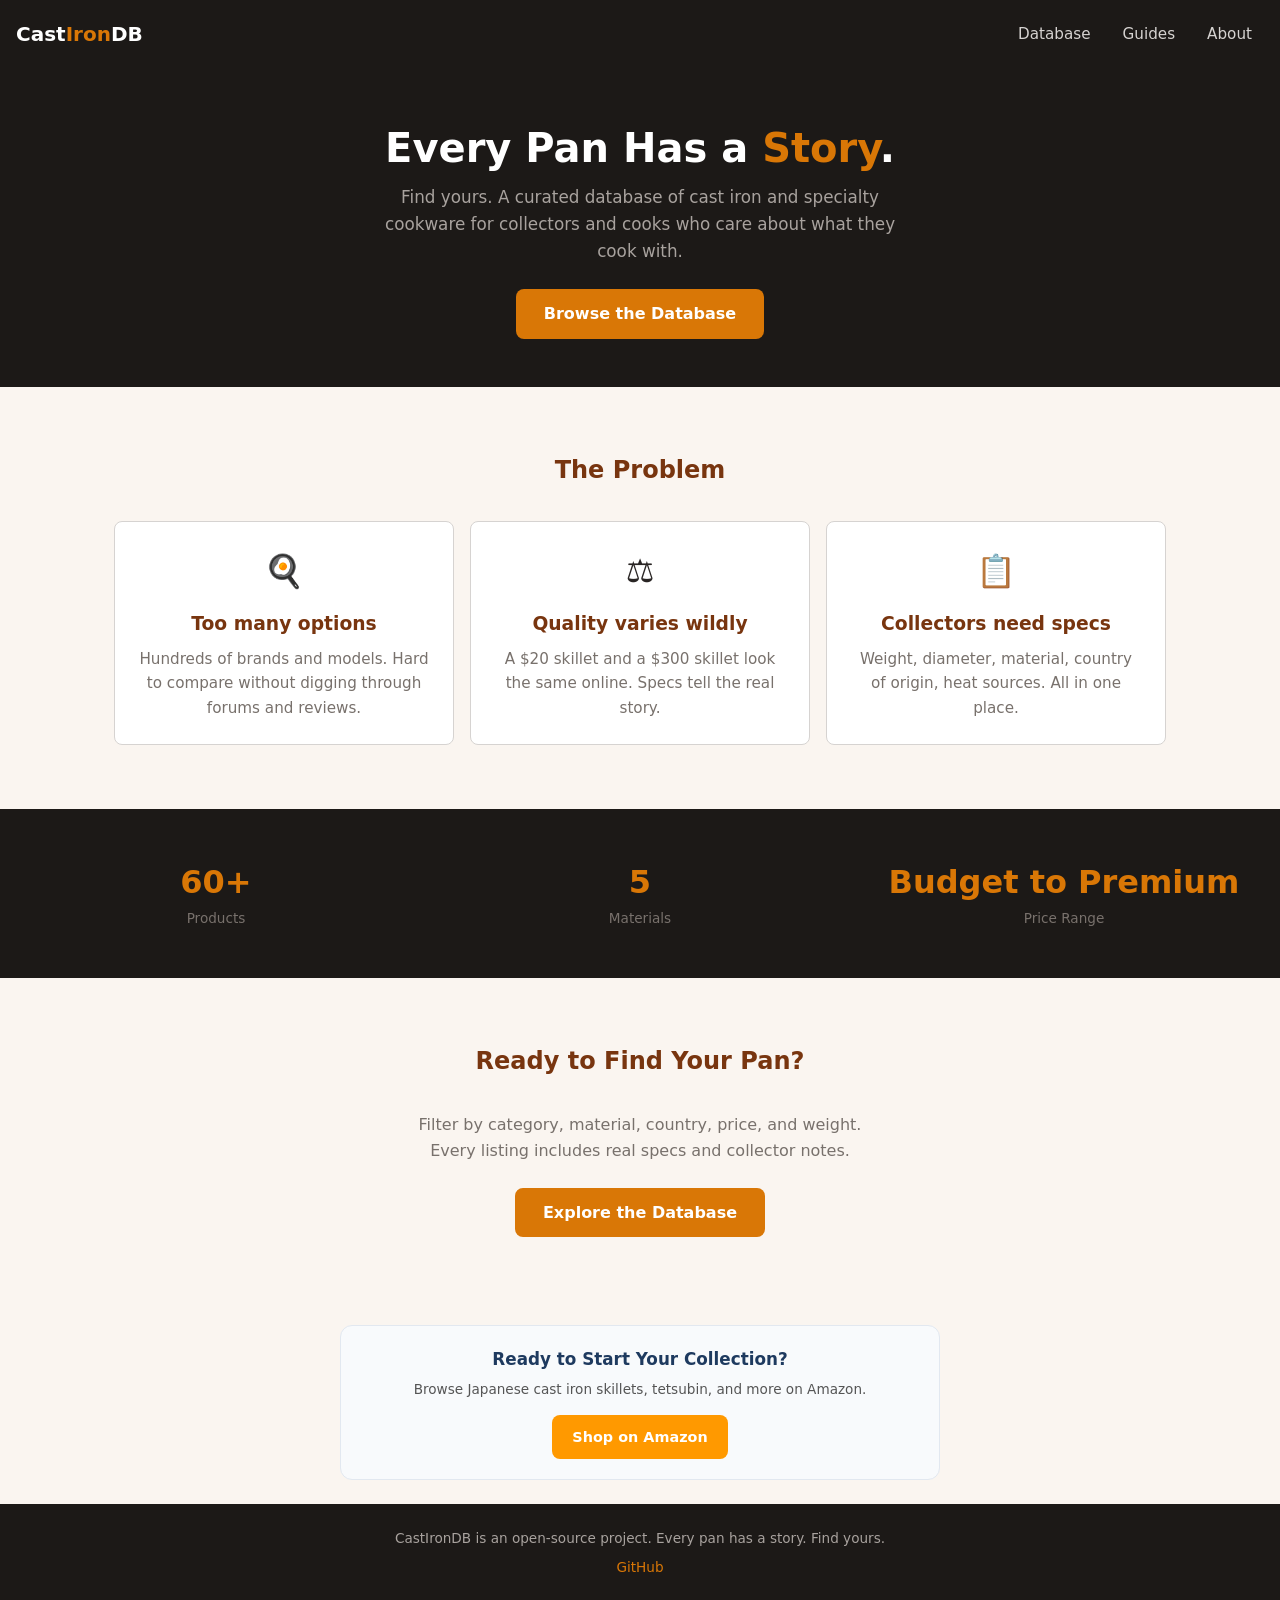
<file: index.html>
<!DOCTYPE html>
<html lang="en">
<head>
<script type="text/javascript">(function(c,l,a,r,i,t,y){c[a]=c[a]||function(){(c[a].q=c[a].q||[]).push(arguments)};t=l.createElement(r);t.async=1;t.src="https://www.clarity.ms/tag/"+i;y=l.getElementsByTagName(r)[0];y.parentNode.insertBefore(t,y);})(window, document, "clarity", "script", "wb2m53orbj");</script>
<meta name="google-site-verification" content="V2clKLw3TIESFtet" />
<meta charset="UTF-8">
<meta name="viewport" content="width=device-width,initial-scale=1">
<title>CastIronDB - Every Pan Has a Story</title>
<meta name="description" content="A curated database of cast iron and specialty cookware for collectors and cooks. Compare specs, prices, and find your perfect pan.">
<meta property="og:title" content="CastIronDB - Every Pan Has a Story">
<meta property="og:description" content="A curated database of cast iron and specialty cookware for collectors and cooks.">
<meta property="og:type" content="website">
<meta property="og:url" content="https://humancronadmin.github.io/cast-iron-db/">
<link rel="canonical" href="https://humancronadmin.github.io/cast-iron-db/">
<link rel="stylesheet" href="css/style.css">

<script type="application/ld+json">{"@context":"https://schema.org","@type":"WebSite","name":"CastIronDB","url":"https://humancronadmin.github.io/cast-iron-db/","description":"CastIronDB - Japanese cast iron cookware, tetsubin, nambu ironware, Lodge, Le Creuset, cast iron care, seasoning","inLanguage":"en","potentialAction":{"@type":"SearchAction","target":{"@type":"EntryPoint","urlTemplate":"https://humancronadmin.github.io/cast-iron-db/?q={search_term_string}"},"query-input":"required name=search_term_string"}}</script>
<script type="application/ld+json">{"@context":"https://schema.org","@type":"CollectionPage","name":"CastIronDB","url":"https://humancronadmin.github.io/cast-iron-db/","description":"CastIronDB - Japanese cast iron cookware, tetsubin, nambu ironware, Lodge, Le Creuset, cast iron care, seasoning","about":{"@type":"Thing","name":"Japanese cast iron cookware"},"audience":{"@type":"Audience","audienceType":"home cooks who love cast iron and want to explore Japanese ironware"},"isAccessibleForFree":true,"inLanguage":"en"}</script>
<script type="application/ld+json">{"@context":"https://schema.org","@type":"BreadcrumbList","itemListElement":[{"@type":"ListItem","position":1,"name":"Home","item":"https://humancronadmin.github.io/cast-iron-db/"}]}</script>
</head>
<body>
<nav class="nav">
 <a href="index.html" class="nav-brand">Cast<span>Iron</span>DB</a>
 <div class="nav-links">
 <a href="database.html">Database</a>
 <a href="#guides">Guides</a>
 <a href="#about">About</a>
 </div>
</nav>
<section class="hero">
 <h1>Every Pan Has a <em>Story</em>.</h1>
 <p>Find yours. A curated database of cast iron and specialty cookware for collectors and cooks who care about what they cook with.</p>
 <a href="database.html" class="btn btn-primary">Browse the Database</a>
</section>
<section class="section">
 <h2 class="section-title">The Problem</h2>
 <div class="problem-grid" id="problems"></div>
</section>
<section class="section" style="background:var(--dark);color:#FFF;max-width:none;padding:48px 16px">
 <div class="stats-row" id="stats"></div>
</section>
<section class="section" style="text-align:center">
 <h2 class="section-title">Ready to Find Your Pan?</h2>
 <p style="color:var(--muted);margin-bottom:24px;max-width:480px;margin-left:auto;margin-right:auto">Filter by category, material, country, price, and weight. Every listing includes real specs and collector notes.</p>
 <a href="database.html" class="btn btn-primary">Explore the Database</a>
</section>
<section style="border:1px solid #e2e8f0;border-radius:12px;padding:20px 16px;margin:24px auto;max-width:600px;text-align:center;background:#f8fafc;">
 <p style="font-weight:700;font-size:1.05rem;color:#1e3a5f;margin:0 0 6px;">Ready to Start Your Collection?</p>
 <p style="font-size:0.85rem;color:#555;margin:0 0 14px;">Browse Japanese cast iron skillets, tetsubin, and more on Amazon.</p>
 <a href="https://www.amazon.com/s?k=Japanese+cast+iron+skillet&tag=japantool-20" rel="nofollow" target="_blank" style="display:inline-block;padding:10px 20px;background:#ff9900;color:#fff;border-radius:8px;text-decoration:none;font-weight:600;font-size:0.9rem;min-height:44px;line-height:24px;">Shop on Amazon</a>
</section>
<footer class="footer" id="about">
 <p>CastIronDB is an open-source project. Every pan has a story. Find yours.</p>
 <p style="margin-top:8px"><a href="https://github.com/humancronadmin">GitHub</a></p>
</footer>
<script>
const problems=[
 {icon:"🍳",title:"Too many options",desc:"Hundreds of brands and models. Hard to compare without digging through forums and reviews."},
 {icon:"⚖️",title:"Quality varies wildly",desc:"A $20 skillet and a $300 skillet look the same online. Specs tell the real story."},
 {icon:"📋",title:"Collectors need specs",desc:"Weight, diameter, material, country of origin, heat sources. All in one place."}
];
const stats=[
 {num:"60+",label:"Products"},
 {num:"5",label:"Materials"},
 {num:"Budget to Premium",label:"Price Range"}
];
document.getElementById("problems").innerHTML=problems.map(p=>`<div class="problem-card"><div class="icon">${p.icon}</div><h3>${p.title}</h3><p>${p.desc}</p></div>`).join("");
document.getElementById("stats").innerHTML=stats.map(s=>`<div class="stat"><div class="num">${s.num}</div><div class="label">${s.label}</div></div>`).join("");
</script>
<script async src="https://pagead2.googlesyndication.com/pagead/js/adsbygoogle.js?client=ca-pub-6776399834647681" crossorigin="anonymous"></script>
<script async src="https://www.googletagmanager.com/gtag/js?id=G-42RP8DQCD1"></script>
<script>window.dataLayer=window.dataLayer||[];function gtag(){dataLayer.push(arguments)}gtag('js',new Date());gtag('config','G-42RP8DQCD1');</script>
</body>
</html>
</file>
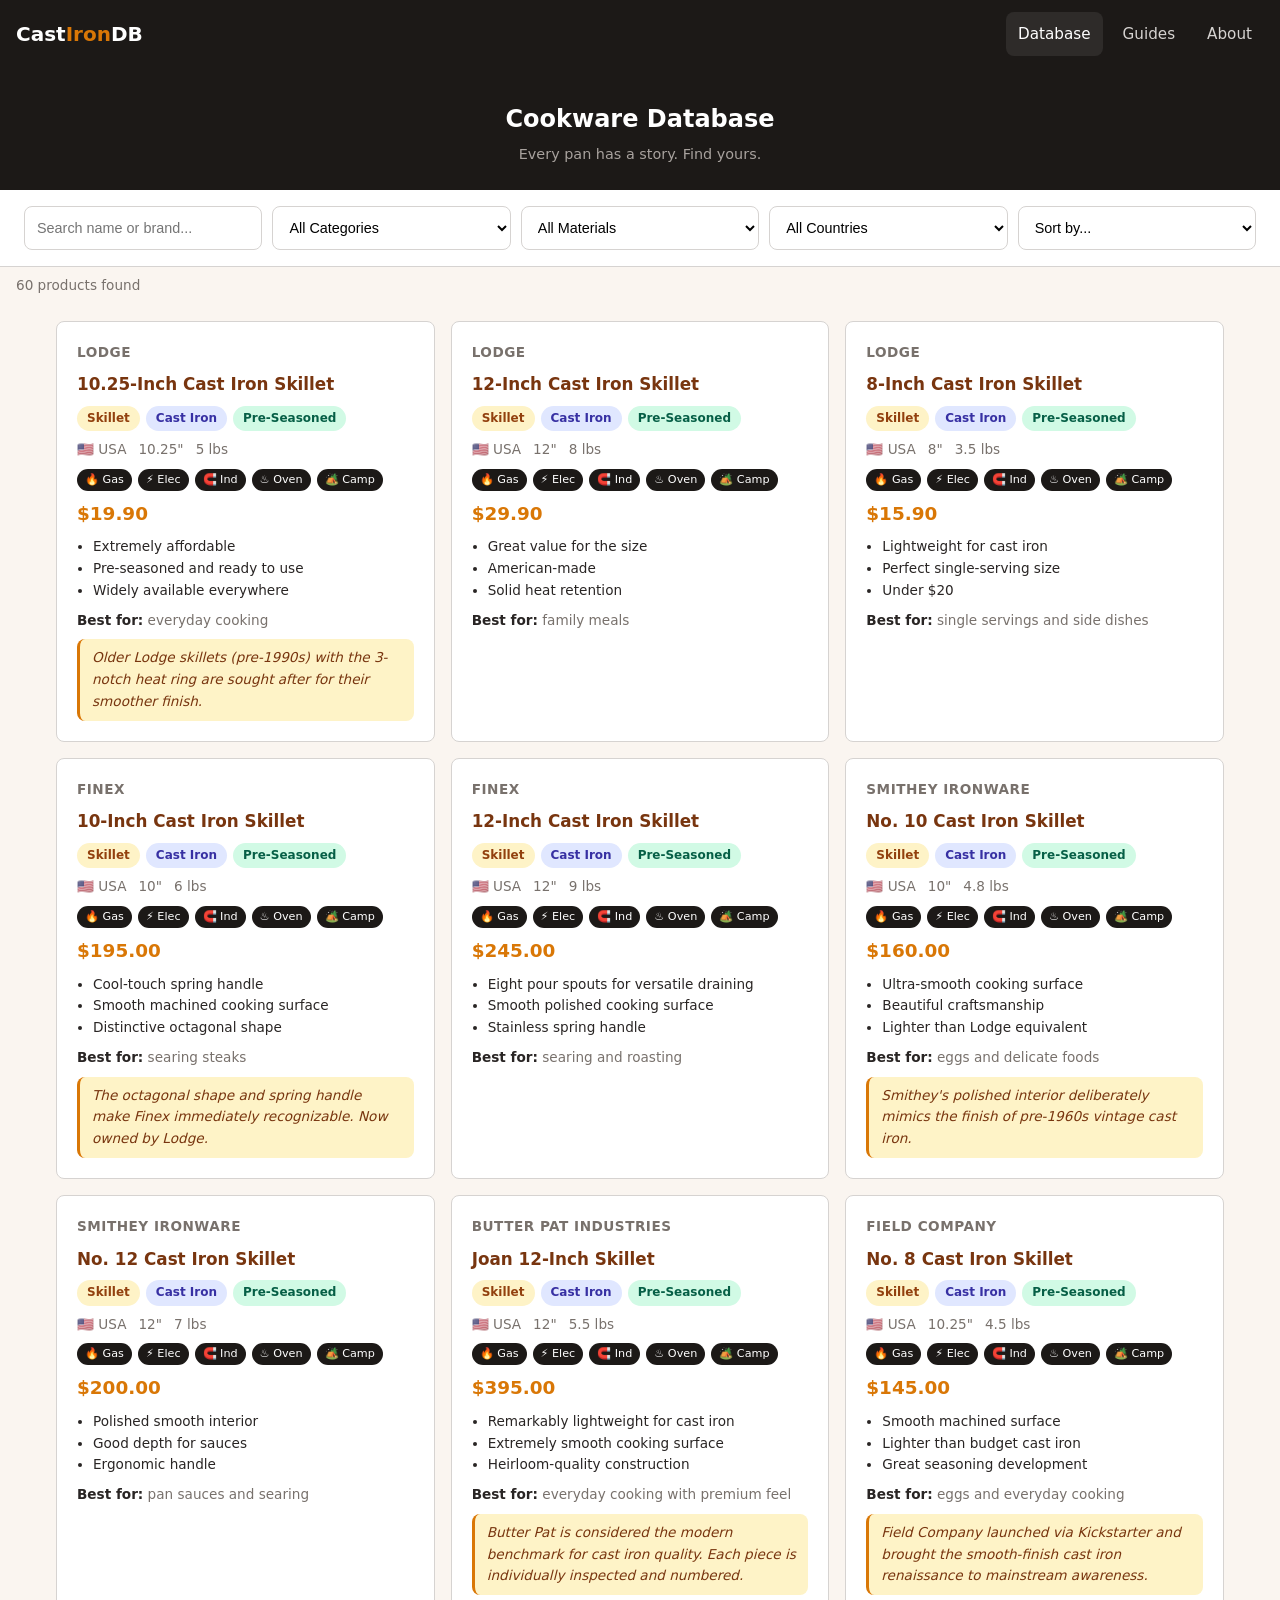
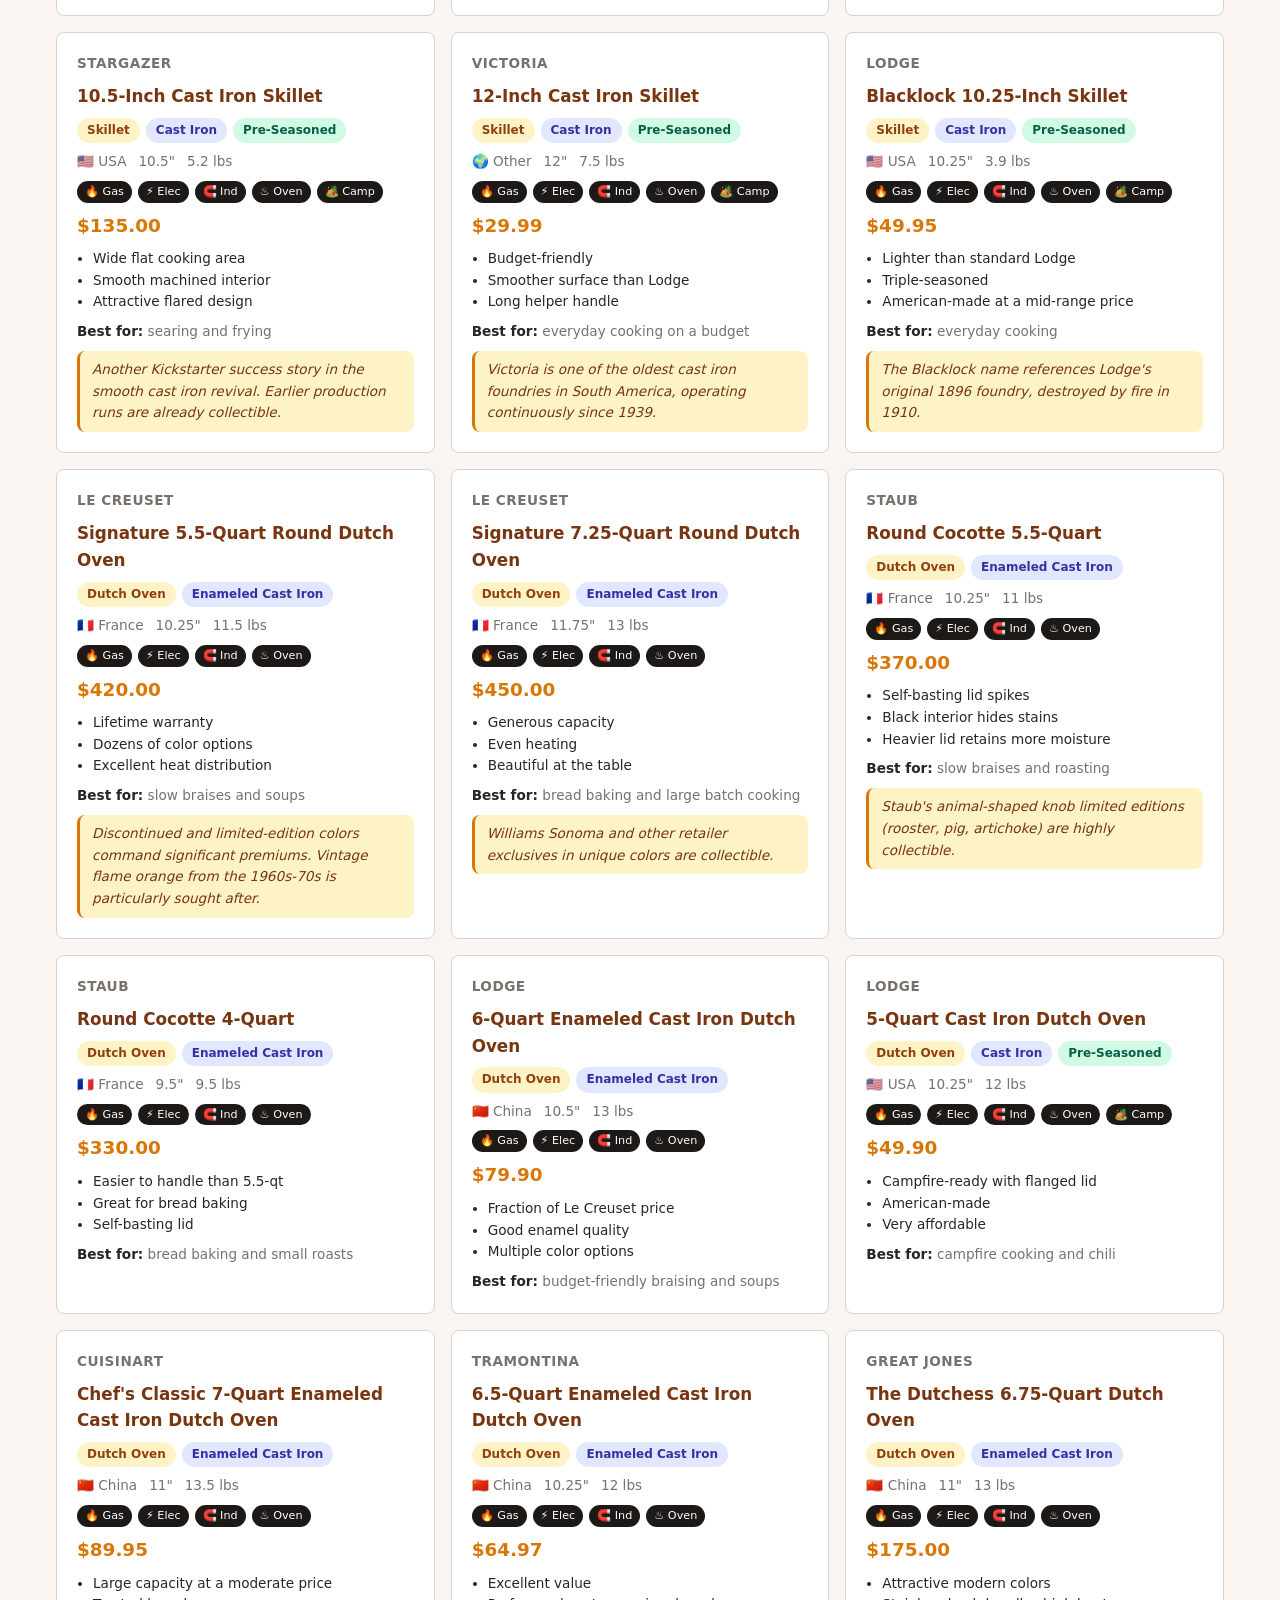
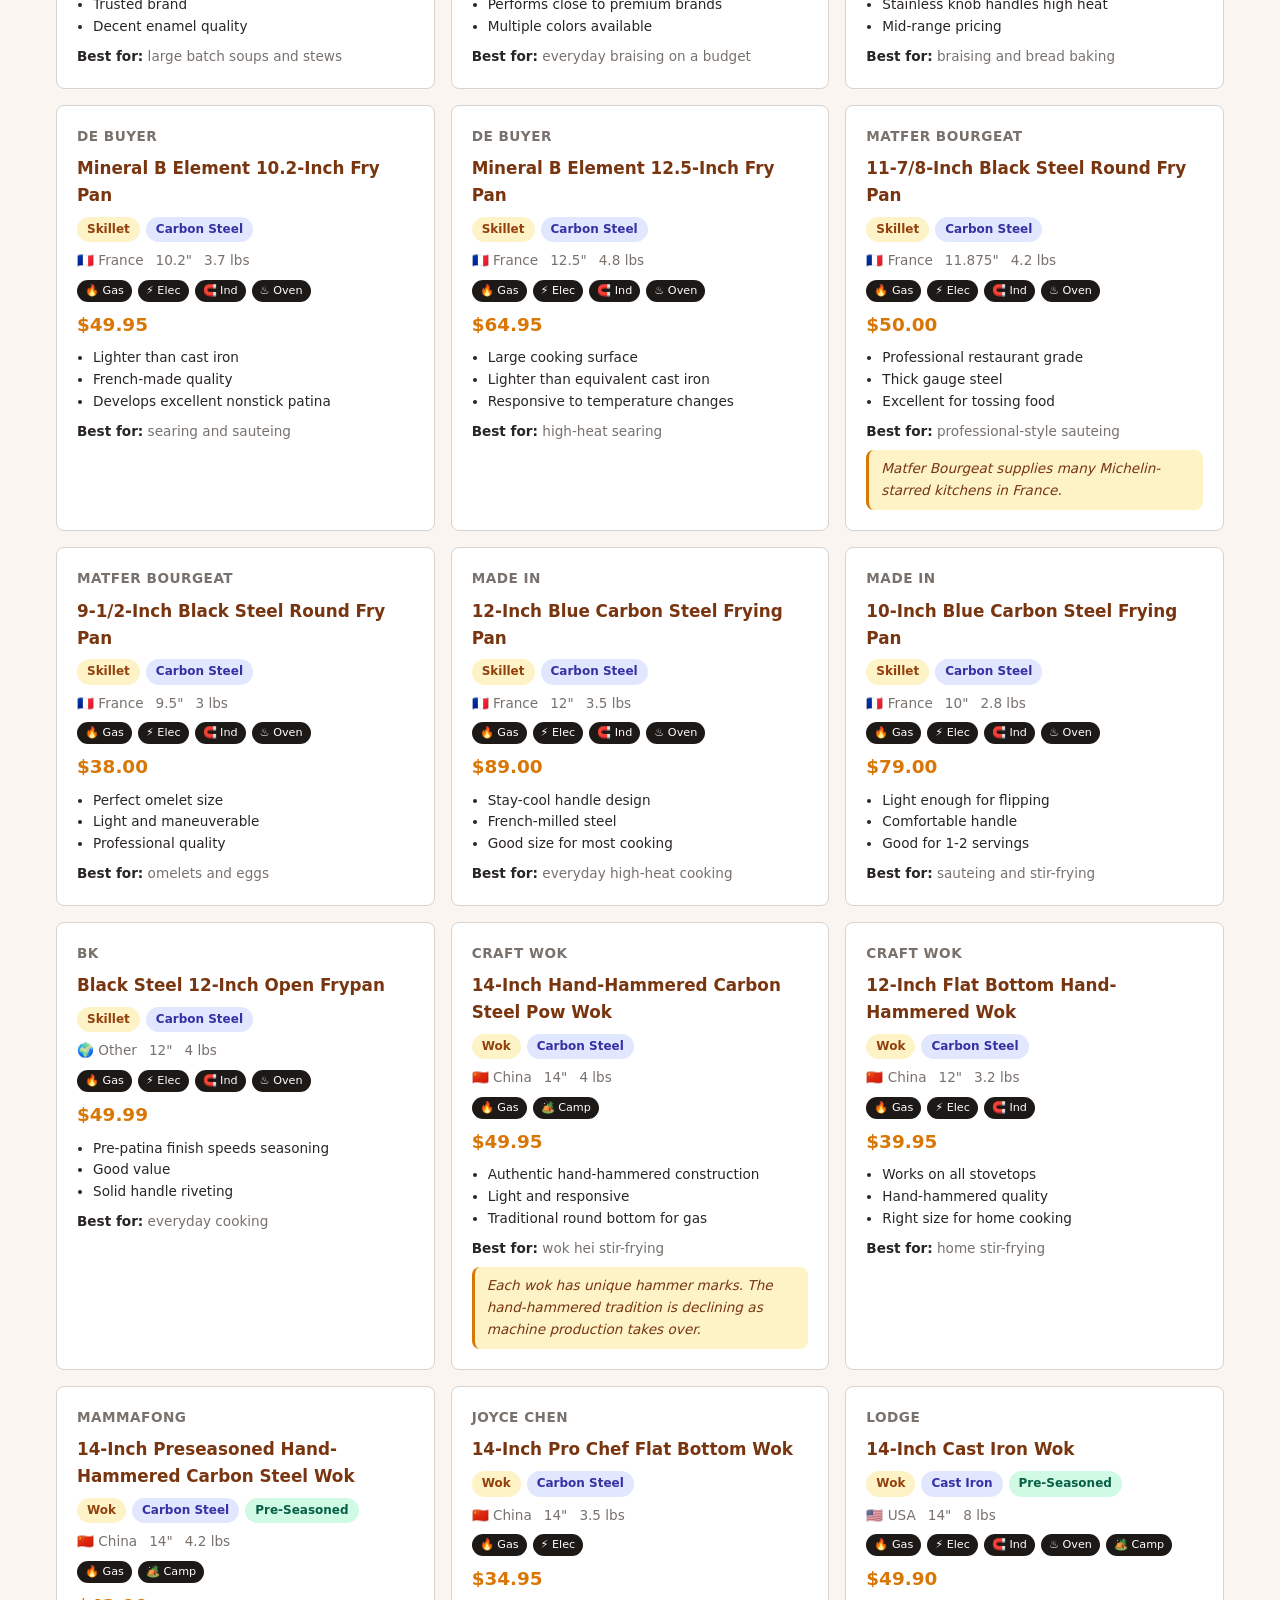
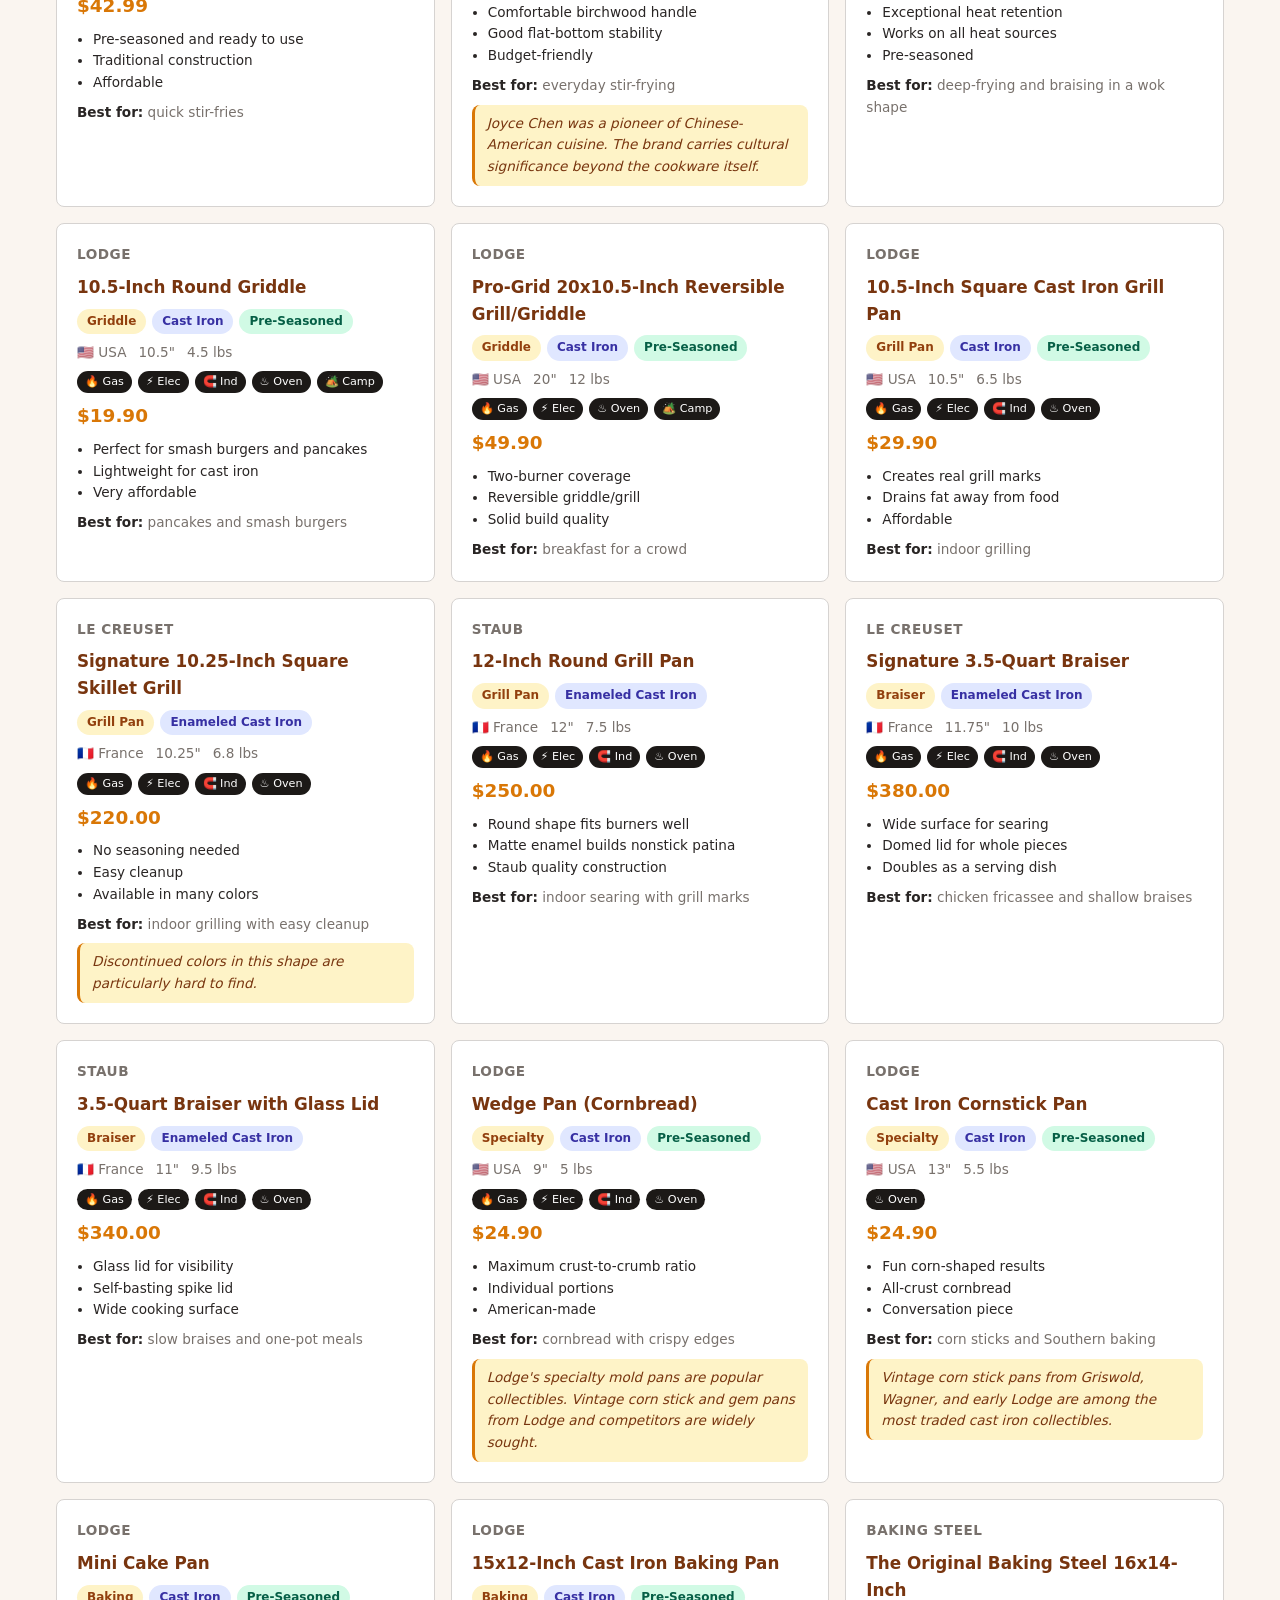
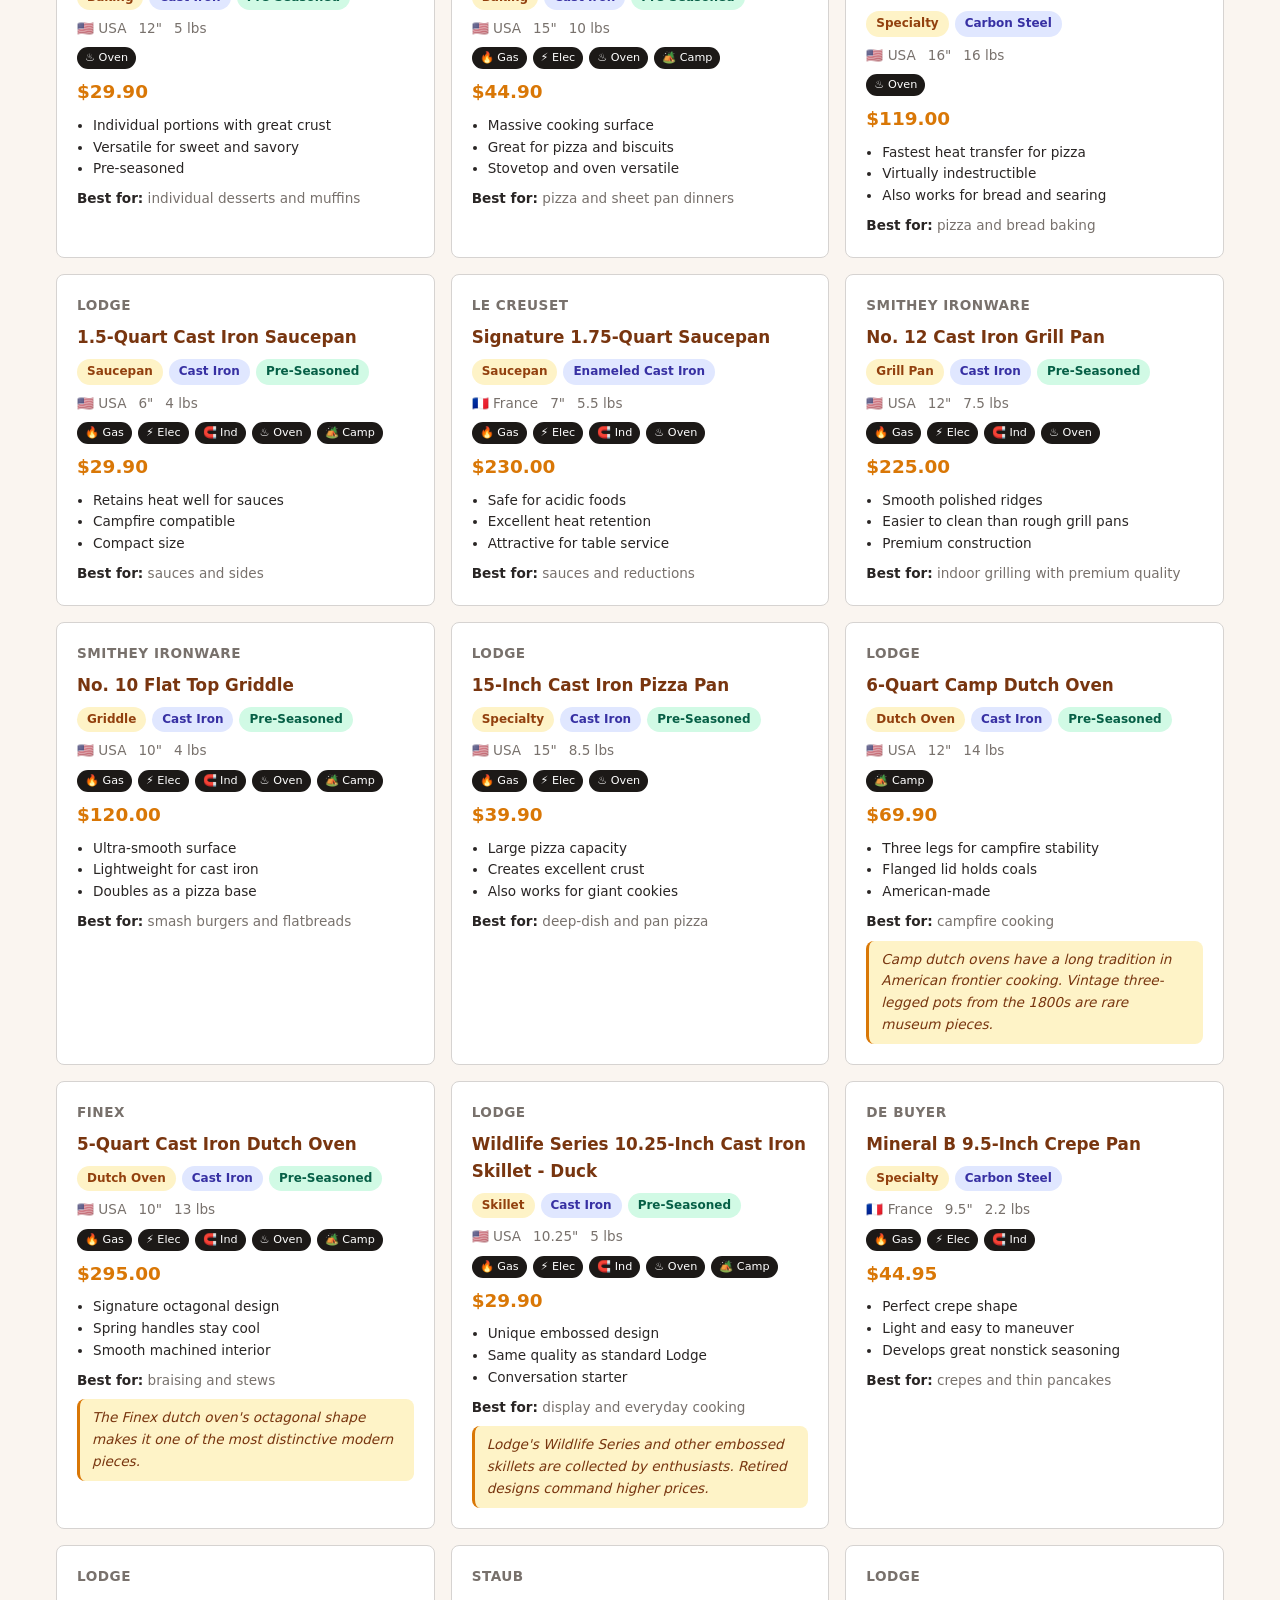
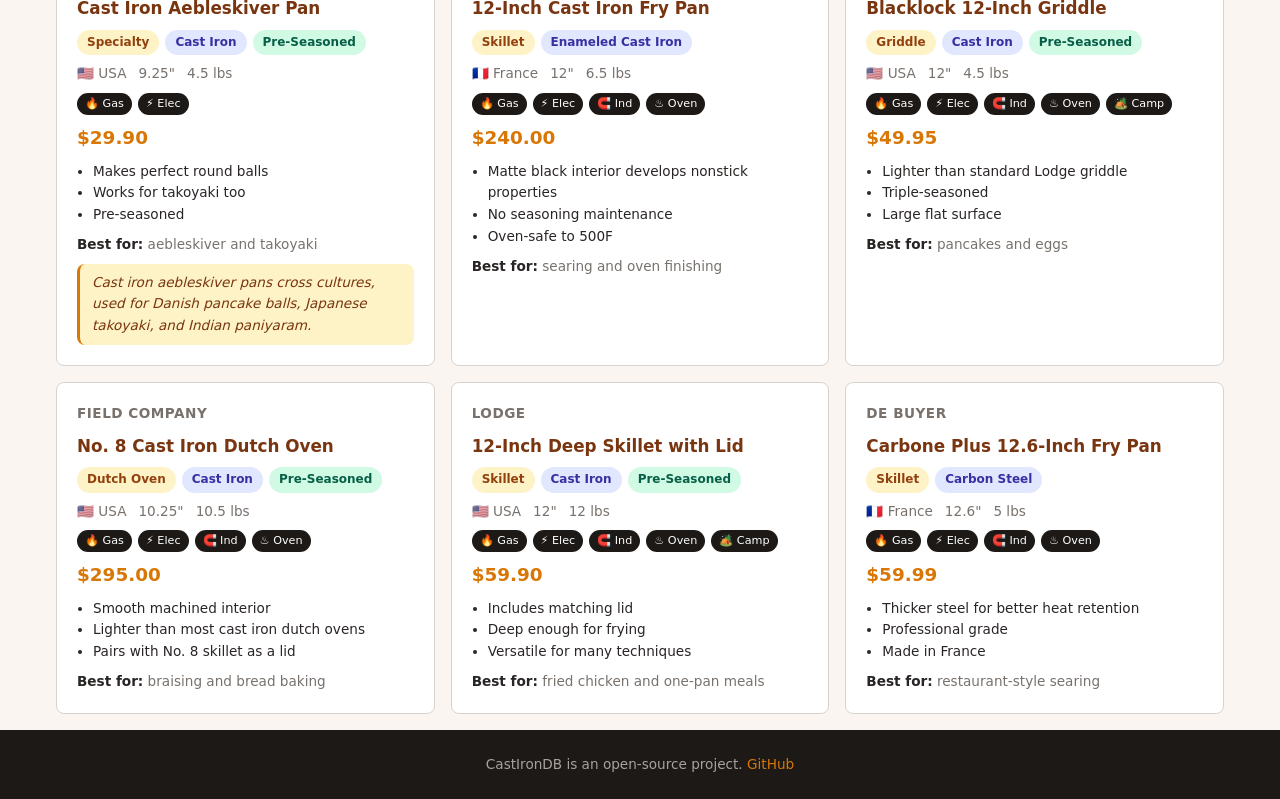
<file: database.html>
<!DOCTYPE html>
<html lang="en">
<head>
<script type="text/javascript">(function(c,l,a,r,i,t,y){c[a]=c[a]||function(){(c[a].q=c[a].q||[]).push(arguments)};t=l.createElement(r);t.async=1;t.src="https://www.clarity.ms/tag/"+i;y=l.getElementsByTagName(r)[0];y.parentNode.insertBefore(t,y);})(window, document, "clarity", "script", "wb2m53orbj");</script>
<meta charset="UTF-8">
<meta name="viewport" content="width=device-width,initial-scale=1">
<title>Database - CastIronDB</title>
<meta name="description" content="Browse and filter 60+ cast iron and specialty cookware products. Compare specs, prices, and collector notes.">
<meta property="og:title" content="CastIronDB - Cookware Database">
<meta property="og:description" content="Browse and filter 60+ cast iron and specialty cookware products by category, material, country, and price.">
<meta property="og:type" content="website">
<meta property="og:url" content="https://humancronadmin.github.io/cast-iron-db/database.html">
<link rel="canonical" href="https://humancronadmin.github.io/cast-iron-db/database.html">
<link rel="stylesheet" href="css/style.css">
</head>
<body>
<nav class="nav">
 <a href="index.html" class="nav-brand">Cast<span>Iron</span>DB</a>
 <div class="nav-links">
 <a href="database.html" class="active">Database</a>
 <a href="index.html#guides">Guides</a>
 <a href="index.html#about">About</a>
 </div>
</nav>
<div class="db-header">
 <h1>Cookware Database</h1>
 <p>Every pan has a story. Find yours.</p>
</div>
<div class="filters">
 <input type="search" id="search" placeholder="Search name or brand...">
 <select id="category"><option value="">All Categories</option></select>
 <select id="material"><option value="">All Materials</option></select>
 <select id="country"><option value="">All Countries</option></select>
 <select id="sort">
 <option value="">Sort by...</option>
 <option value="price-asc">Price: Low to High</option>
 <option value="price-desc">Price: High to Low</option>
 <option value="weight-asc">Weight: Light to Heavy</option>
 <option value="weight-desc">Weight: Heavy to Light</option>
 </select>
</div>
<div class="result-count" id="resultCount"></div>
<div class="product-grid" id="grid"></div>
<footer class="footer">
 <p>CastIronDB is an open-source project. <a href="https://github.com/humancronadmin">GitHub</a></p>
</footer>
<script src="js/database.js"></script>
<script async src="https://pagead2.googlesyndication.com/pagead/js/adsbygoogle.js?client=ca-pub-6776399834647681" crossorigin="anonymous"></script>
<script async src="https://www.googletagmanager.com/gtag/js?id=G-42RP8DQCD1"></script>
<script>window.dataLayer=window.dataLayer||[];function gtag(){dataLayer.push(arguments)}gtag('js',new Date());gtag('config','G-42RP8DQCD1');</script>
</body>
</html>
</file>
<file: css/style.css>
*,*::before,*::after{box-sizing:border-box;margin:0;padding:0}
:root{--brown:#78350F;--amber:#D97706;--dark:#1C1917;--light:#FAF5F0;--card:#FFFFFF;--text:#292524;--muted:#78716C;--border:#D6D3D1;--radius:8px}
body{font-family:'Segoe UI',system-ui,-apple-system,sans-serif;color:var(--text);background:var(--light);line-height:1.6}
a{color:var(--brown);text-decoration:none}
a:hover{color:var(--amber)}
img{max-width:100%;display:block}

/* NAV */
.nav{background:var(--dark);padding:12px 16px;display:flex;align-items:center;justify-content:space-between;position:sticky;top:0;z-index:100}
.nav-brand{color:#FFF;font-size:1.25rem;font-weight:700}
.nav-brand span{color:var(--amber)}
.nav-links{display:flex;gap:8px}
.nav-links a{color:#D6D3D1;font-size:.9rem;padding:10px 12px;min-height:44px;display:flex;align-items:center;border-radius:var(--radius)}
.nav-links a:hover,.nav-links a.active{color:#FFF;background:rgba(255,255,255,.08)}

/* HERO */
.hero{background:var(--dark);color:#FFF;padding:56px 16px 48px;text-align:center}
.hero h1{font-size:2rem;margin-bottom:12px;line-height:1.2}
.hero h1 em{color:var(--amber);font-style:normal}
.hero p{color:#A8A29E;font-size:1.05rem;max-width:520px;margin:0 auto 24px}
.btn{display:inline-flex;align-items:center;justify-content:center;min-height:44px;padding:12px 28px;border-radius:var(--radius);font-weight:600;font-size:1rem;cursor:pointer;border:none;transition:background .2s}
.btn-primary{background:var(--amber);color:#FFF}
.btn-primary:hover{background:#B45309;color:#FFF}
.btn-outline{background:transparent;border:2px solid var(--amber);color:var(--amber)}
.btn-outline:hover{background:var(--amber);color:#FFF}

/* SECTIONS */
.section{padding:48px 16px;max-width:1100px;margin:0 auto}
.section-title{font-size:1.5rem;color:var(--brown);text-align:center;margin-bottom:32px}

/* PROBLEM CARDS */
.problem-grid{display:grid;gap:16px}
.problem-card{background:var(--card);border:1px solid var(--border);border-radius:var(--radius);padding:24px;text-align:center}
.problem-card .icon{font-size:2rem;margin-bottom:12px}
.problem-card h3{color:var(--brown);margin-bottom:8px}
.problem-card p{color:var(--muted);font-size:.95rem}

/* STATS */
.stats-row{display:flex;flex-wrap:wrap;justify-content:center;gap:24px;text-align:center}
.stat{flex:1;min-width:120px}
.stat .num{font-size:2rem;font-weight:700;color:var(--amber)}
.stat .label{font-size:.85rem;color:var(--muted)}

/* FOOTER */
.footer{background:var(--dark);color:#A8A29E;padding:24px 16px;text-align:center;font-size:.85rem}
.footer a{color:var(--amber)}

/* DATABASE PAGE */
.db-header{background:var(--dark);color:#FFF;padding:32px 16px 24px;text-align:center}
.db-header h1{font-size:1.5rem;margin-bottom:4px}
.db-header p{color:#A8A29E;font-size:.9rem}

.filters{background:var(--card);border-bottom:1px solid var(--border);padding:16px;display:flex;flex-wrap:wrap;gap:10px;position:sticky;top:52px;z-index:90}
.filters select,.filters input{min-height:44px;padding:8px 12px;border:1px solid var(--border);border-radius:var(--radius);font-size:.9rem;background:#FFF;flex:1;min-width:140px}
.filters input[type="search"]{min-width:200px}
.result-count{padding:8px 16px;font-size:.85rem;color:var(--muted)}

.product-grid{display:grid;gap:16px;padding:16px;max-width:1200px;margin:0 auto}
.product-card{background:var(--card);border:1px solid var(--border);border-radius:var(--radius);padding:20px;display:flex;flex-direction:column;gap:8px}
.product-card h3{font-size:1.05rem;color:var(--brown)}
.product-card .brand{font-size:.85rem;color:var(--muted);font-weight:600;text-transform:uppercase;letter-spacing:.5px}
.badges{display:flex;flex-wrap:wrap;gap:6px}
.badge{display:inline-block;padding:3px 10px;border-radius:20px;font-size:.75rem;font-weight:600}
.badge-cat{background:#FEF3C7;color:#92400E}
.badge-mat{background:#E0E7FF;color:#3730A3}
.badge-seasoned{background:#D1FAE5;color:#065F46}
.product-meta{display:flex;flex-wrap:wrap;gap:12px;font-size:.85rem;color:var(--muted)}
.product-meta span{display:flex;align-items:center;gap:4px}
.product-price{font-size:1.15rem;font-weight:700;color:var(--amber)}
.product-pros{font-size:.85rem;color:var(--text)}
.product-pros li{margin-left:16px}
.product-best{font-size:.85rem;color:var(--muted)}
.product-best strong{color:var(--text)}
.collector-note{font-size:.85rem;font-style:italic;color:var(--brown);background:#FEF3C7;padding:8px 12px;border-radius:var(--radius);border-left:3px solid var(--amber)}
.heat-icons{display:flex;gap:6px;flex-wrap:wrap}
.heat-icon{font-size:.7rem;background:var(--dark);color:#FFF;padding:2px 8px;border-radius:12px}

/* RESPONSIVE */
@media(min-width:480px){
  .hero h1{font-size:2.5rem}
  .problem-grid{grid-template-columns:repeat(3,1fr)}
  .product-grid{grid-template-columns:repeat(2,1fr)}
  .nav-links a{font-size:.95rem}
}
@media(min-width:768px){
  .product-grid{grid-template-columns:repeat(3,1fr)}
  .section{padding:64px 24px}
  .filters{padding:16px 24px}
}
</file>
